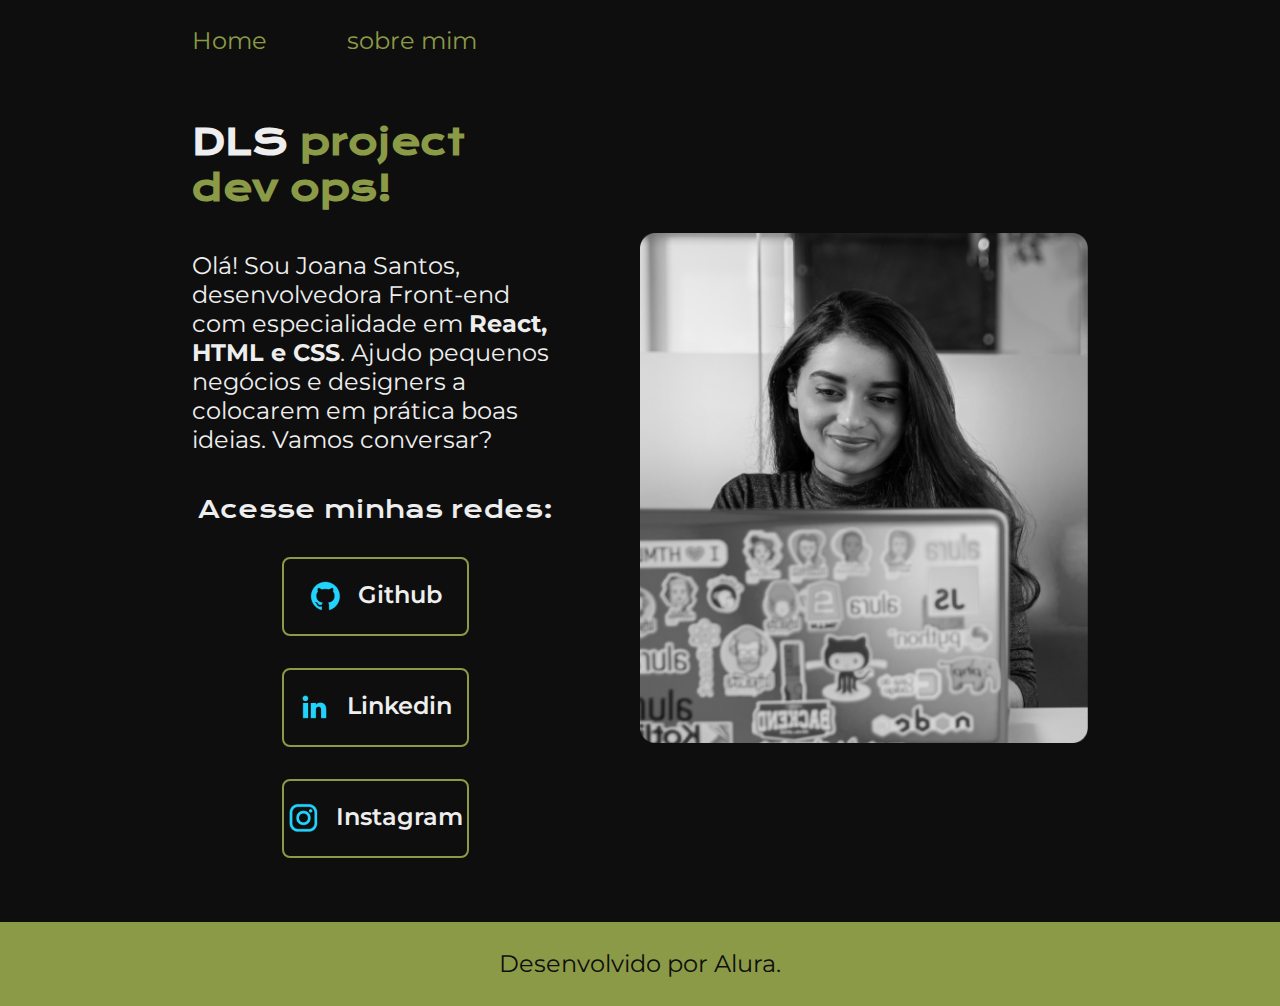
<file: index.html>
<!DOCTYPE html> 
<html lang="pt-br">
<head>
    <meta charset="UTF-8">
    <meta http-equiv="X-UA-Compatible" content="IE=edge">
    <meta name="viewport" content="width=device-width, initial-scale=1.0">
    <title>Portfolio</title>
    <link rel="stylesheet" href="./Css/style.css">
</head>
<body>
    <header class="cabeçalho">
        <nav class="cabeçalho__menu">
            <a class="cabeçalho__menu__link" href="index.html">Home</a>
            <a class="cabeçalho__menu__link" href="About.html">sobre mim</a>
        </nav>
    </header>
<main class="apresentacao">
    <section class="apresentacao__conteudo">
        <h1 class="apresentacao__conteudo__titulo">DLS <strong class="titulo-destaque">project dev ops!</strong></h1>
        <p class="apresentacao__conteudo__texto">Olá! Sou Joana Santos, desenvolvedora Front-end com especialidade em <strong> React, HTML e CSS</strong>. Ajudo pequenos negócios e designers a colocarem em prática boas ideias. Vamos conversar?</p>
    <div class="apresentacao__links">
        <h2 class="apresentacao__links__subtitulo">Acesse minhas redes:</h2>    
        <a class="apresentacao__links__link__navegacao" href="https://Github.com/Darlysson717">
        <img  src="./assets/github.png"> Github</a>
        
        <a class="apresentacao__links__link__navegacao" href="https://www.linkedin.com/in/darlison-pires-128a00216">
                <img src="./assets/linkedin.png">Linkedin</a>
            
        <a class="apresentacao__links__link__navegacao" href="https://Instagram.com/Darlysson.Pires">
                    <img src="./assets/instagram.png">Instagram</a>
    </div>
        </section>
    </section>
    <img class="apresentacao__imagem" src="./assets/Rectangle 47.png" alt="foto">
    
</main>
<footer class="rodapé">
    <p>Desenvolvido por Alura.</p>
</footer>
</body>
</html>
</file>
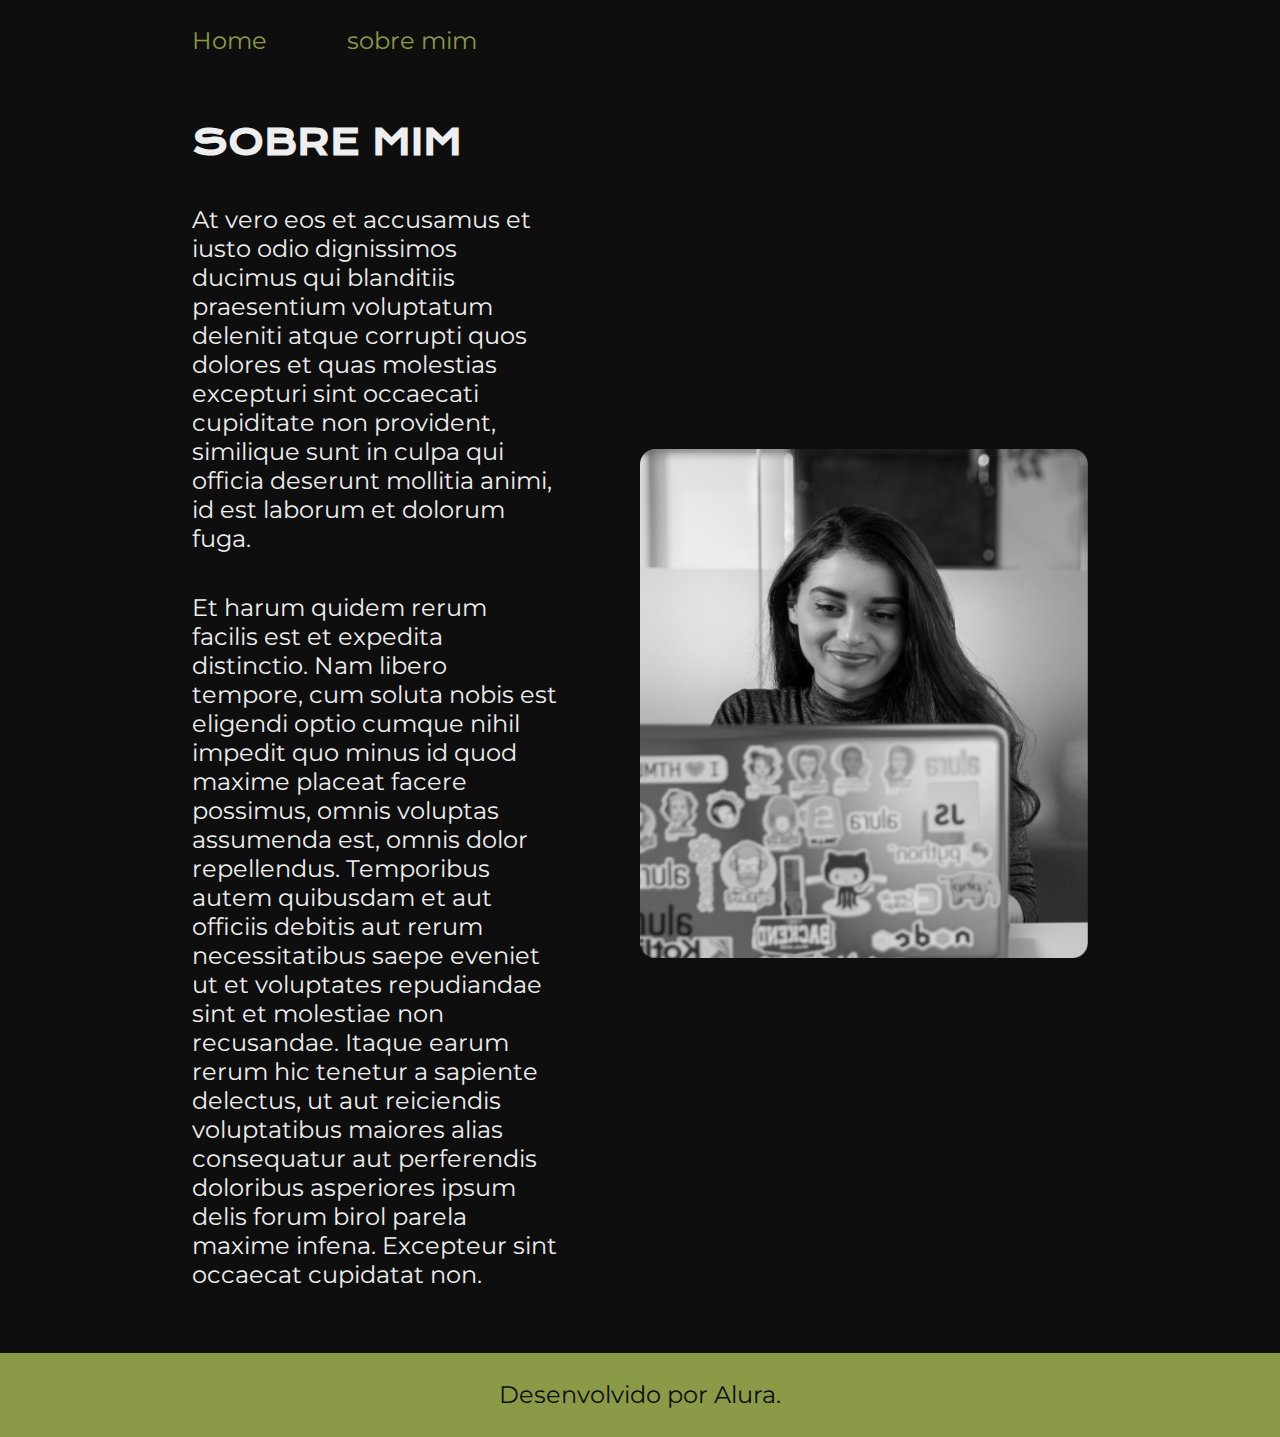
<file: About.html>
<!DOCTYPE html>
<html lang="pt-br">
<head>
    <meta charset="UTF-8">
    <meta name="viewport" content="width=device-width, initial-scale=1.0">
    <link rel="stylesheet" href="./Css/style.css">
    <title>SOBRE MIM</title>
</head>
<body>
    <h1></h1>
    <header class="cabeçalho">
        <nav class="cabeçalho__menu">
            <a class="cabeçalho__menu__link" href="index.html">Home</a>
            <a class="cabeçalho__menu__link" href="About.html">sobre mim</a>
        </nav>
    </header>
    <main class="apresentacao">
        <section class="apresentacao__conteudo"> 
            <h1 class="apresentacao__conteudo__titulo">SOBRE MIM</h1>
            <p class="apresentacao__conteudo__texto">At vero eos et accusamus et iusto odio dignissimos ducimus qui blanditiis praesentium voluptatum deleniti atque corrupti quos dolores et quas molestias excepturi sint occaecati cupiditate non provident, similique sunt in culpa qui officia deserunt mollitia animi, id est laborum et dolorum fuga.</p>
            <p class="apresentacao__conteudo__texto"> Et harum quidem rerum facilis est et expedita distinctio. Nam libero tempore, cum soluta nobis est eligendi optio cumque nihil impedit quo minus id quod maxime placeat facere possimus, omnis voluptas assumenda est, omnis dolor repellendus. Temporibus autem quibusdam et aut officiis debitis aut rerum necessitatibus saepe eveniet ut et voluptates repudiandae sint et molestiae non recusandae. Itaque earum rerum hic tenetur a sapiente delectus, ut aut reiciendis voluptatibus maiores alias consequatur aut perferendis doloribus asperiores ipsum delis forum birol parela maxime infena. Excepteur sint occaecat cupidatat non.</p>
           </section>
           <img class="apresentacao__imagem" src="./assets/Rectangle 47.png" alt="foto">
        </main>
    <footer class="rodapé">
        <p>Desenvolvido por Alura.</p>
    </footer>
</body>
</html>
</file>
<file: Css/style.css>
@import url('https://fonts.googleapis.com/css2?family=Krona+One&family=Montserrat&display=swap');


:root{
  --cor-primaria: #0F0E0E;
 --cor-secundaria:#EEEEEE;
  --cor-terciaria:#8B9A46;
  --cor-hover:#541212;

  --fonte-principal: 'Krona One', sans-serif;
  --font-secundaria:  'Montserrat', sans-serif;
 }

*{
    margin: 0;
    padding: 0;
}

body {
   box-sizing: border-box;
    /*height: 100vh;*/
    background-color:var(--cor-primaria);
    color: var(--cor-secundaria);
}
.titulo-destaque{
    color: var(--cor-terciaria);
}
.apresentacao{
   padding:5% 15%;
    display: flex;
    align-items: center;
    justify-content: space-between;
    gap: 82px;
 }
 .apresentacao__conteudo{
    width: 50%;
    display:flex;
    flex-direction: column;
    gap: 40px; 

 }
 .apresentacao__conteudo__titulo{
    font-size: 2.25rem;
    font-family:var(--fonte-principal);
 }
 .apresentacao__conteudo__texto{
    font-size: 1.5rem;
    font-family: var(--font-secundaria);
 }

 .apresentacao__links{
  flex-direction: column;
   display:flex;
   justify-content:space-between;
   align-items: center;
   gap: 32px; ;
 }

 .apresentacao__links__link__navegacao {
   /*background-color: #22D4FD;*/
   display:flex;
   justify-content: center;
   gap: 16px;
   border: 2px solid var(--cor-terciaria);
   width: 50%;
   text-align: center;
   border-radius: 8px;
   font-weight:600 ;
   font-size: 1.5rem;
   padding: 21.5px 0;
   text-decoration: none;
   color:var(--cor-secundaria);
   font-family: var(--font-secundaria);
 }

 .apresentacao__links__subtitulo{
   font-family: var(--fonte-principal);
   font-weight: 400;
   font-size: 1.5rem;
 }
 .apresentacao__links__link:hover{
   background-color: var(--cor-hover);
 }
 .rodapé{
   color:var(--cor-primaria);
   background-color: var(--cor-terciaria);
   text-align: center;
   font-family: 'Montserrat';
   padding: 24px;
   font-size: 1.5rem;
   font-weight: 400px;
   line-height: 36px;
 }
 
 .cabeçalho{
   padding: 2% 0 0 15%;
 }
 
 .cabeçalho__menu{
   display: flex;
   gap: 80px
 }
 .cabeçalho__menu__link{
   font-family:var(--font-secundaria);
   font-size: 1.5rem;
   font-weight: 400;
   color: var(--cor-terciaria);
   text-decoration: none;
 }
 
 .apresentacao__imagem{
  width: 50%;
 }

 @media (max-width:1200px) {
  .apresentacao{
    flex-direction: column-reverse;
    padding: 5%;
  }

  .apresentacao__conteudo{
    width: auto;
  }
 }
</file>
